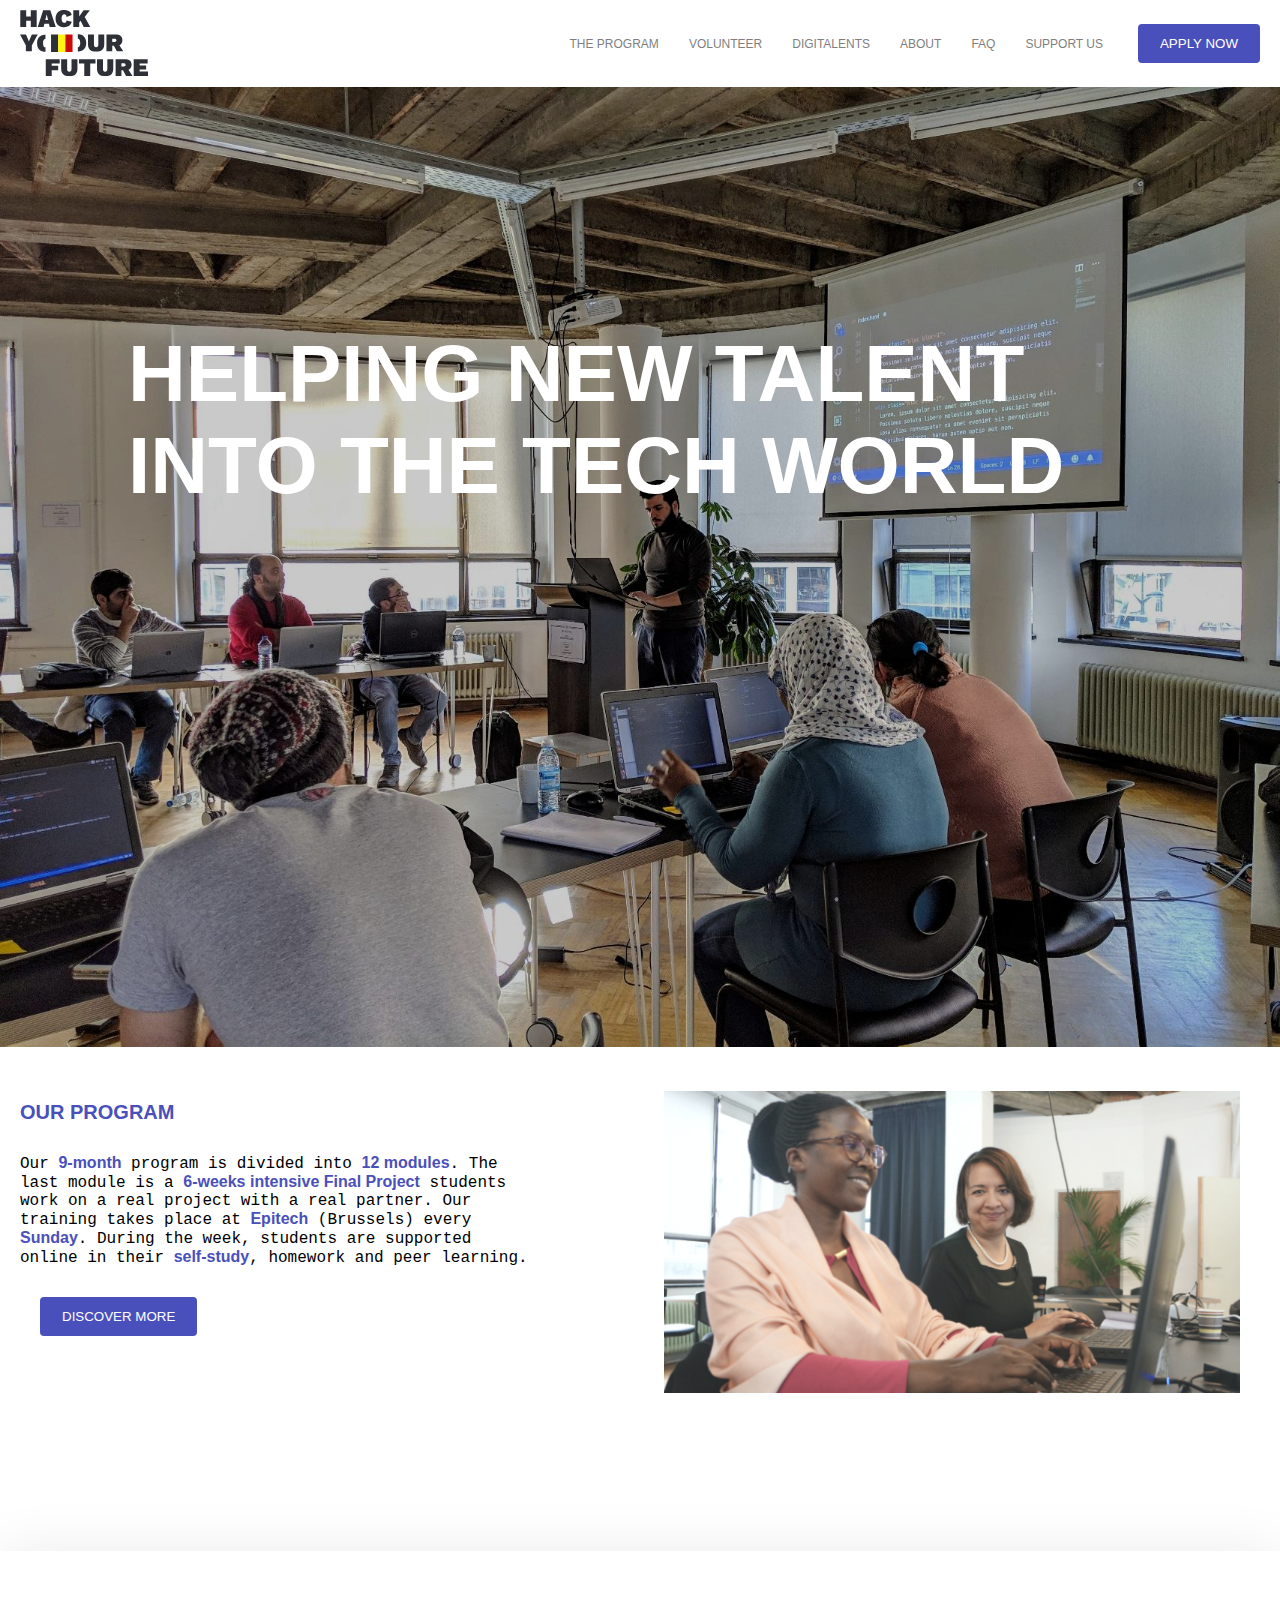
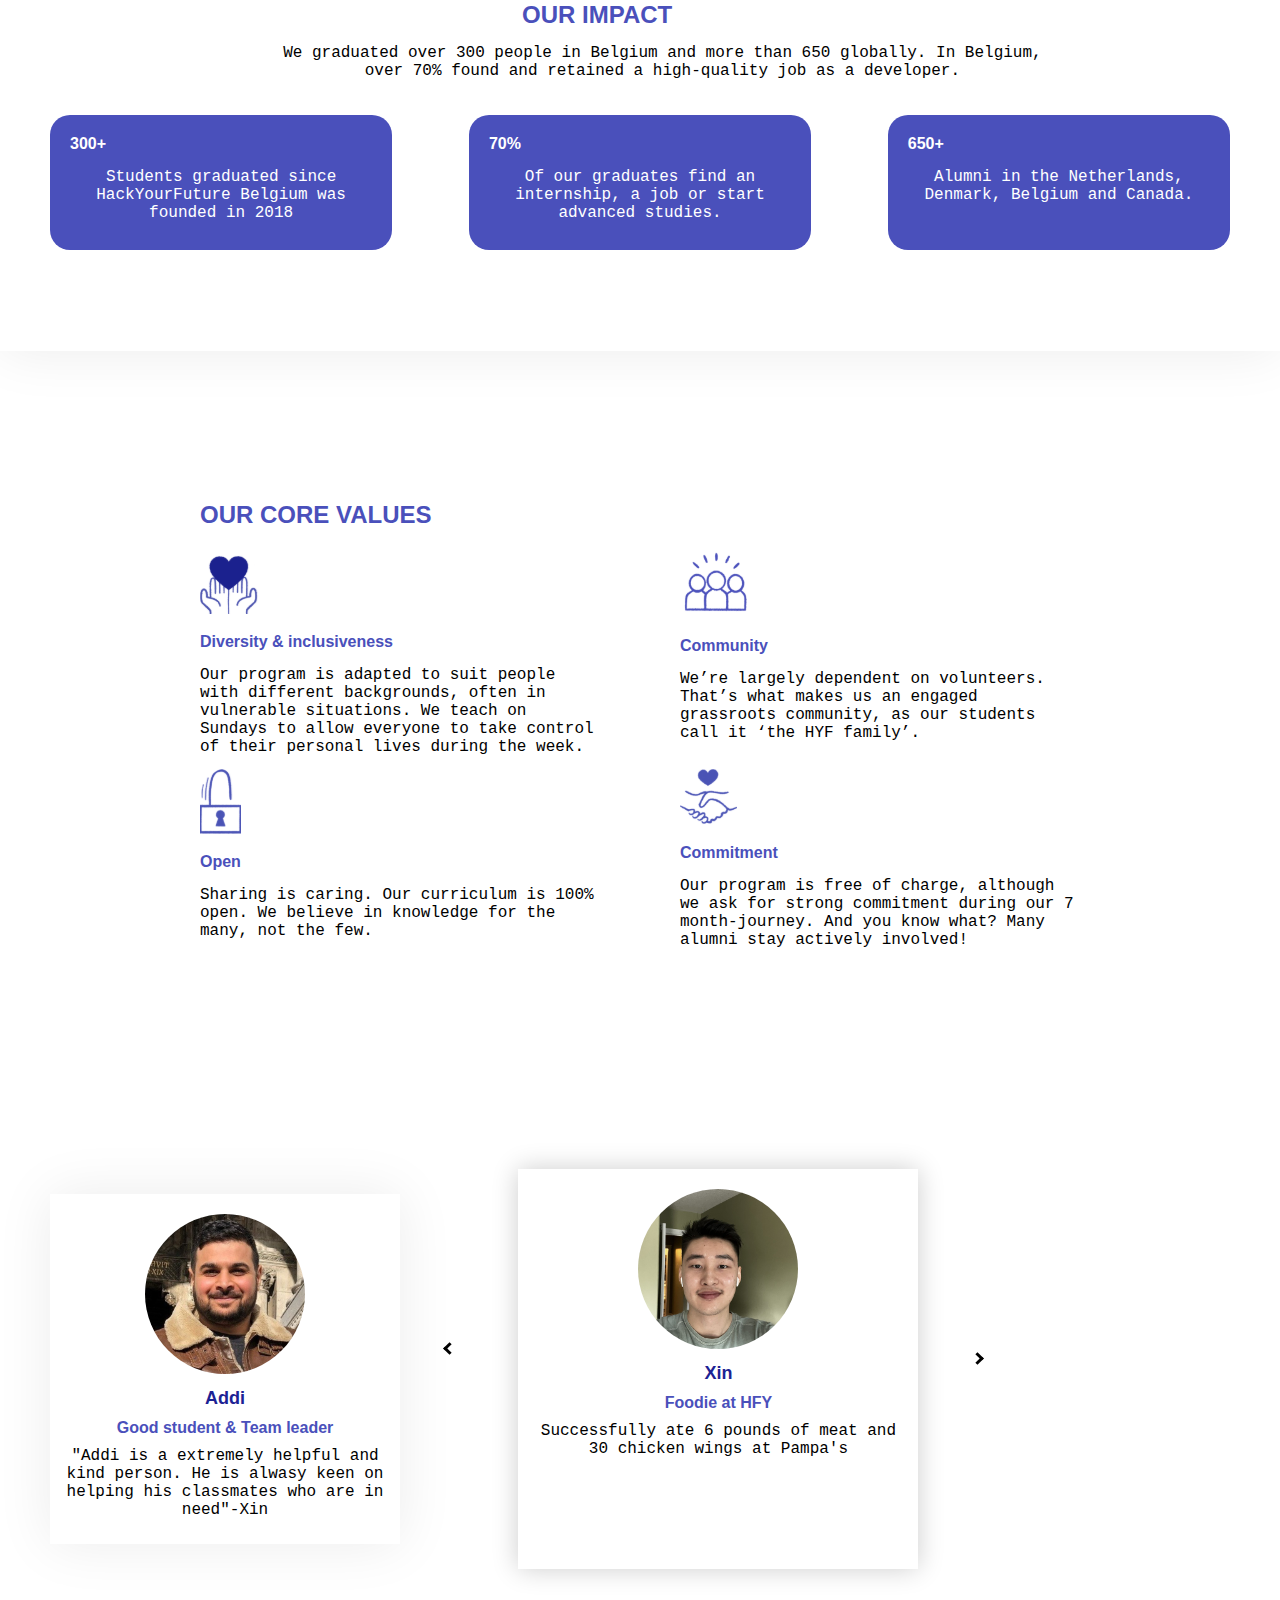
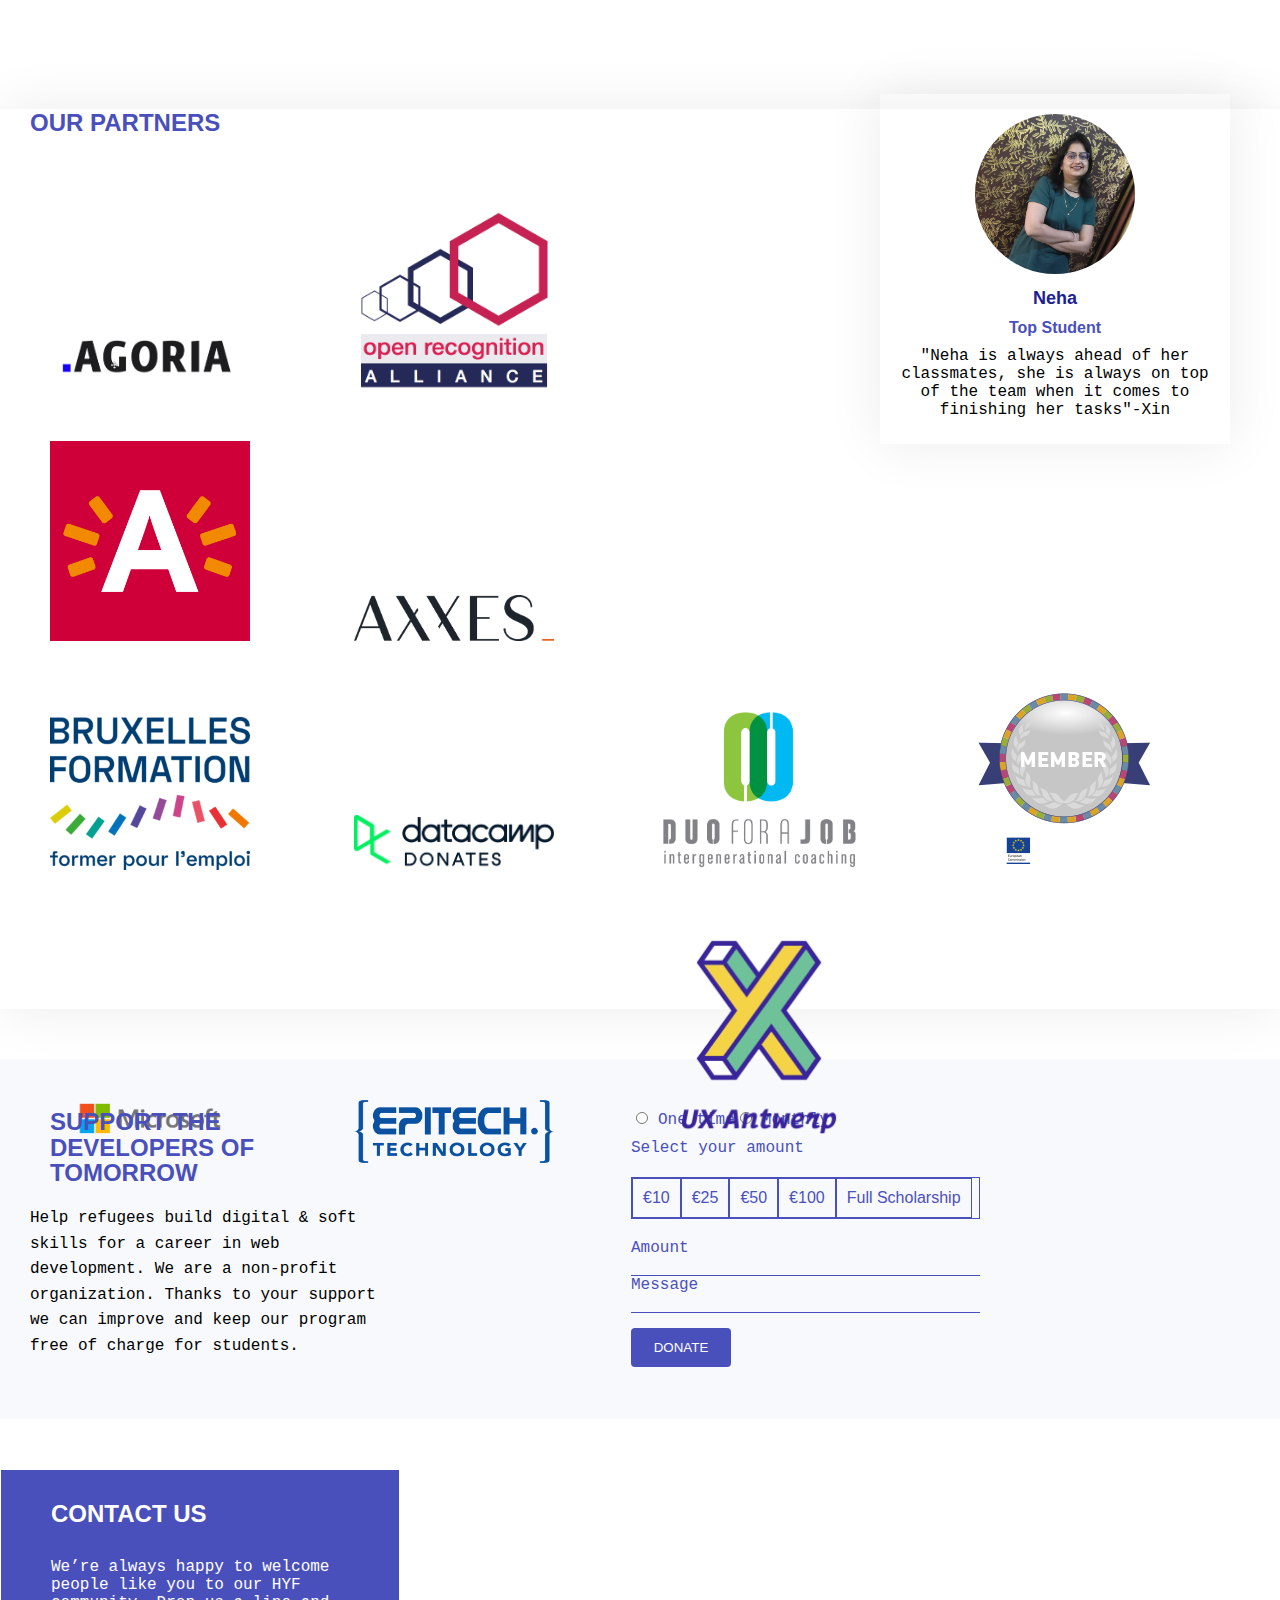
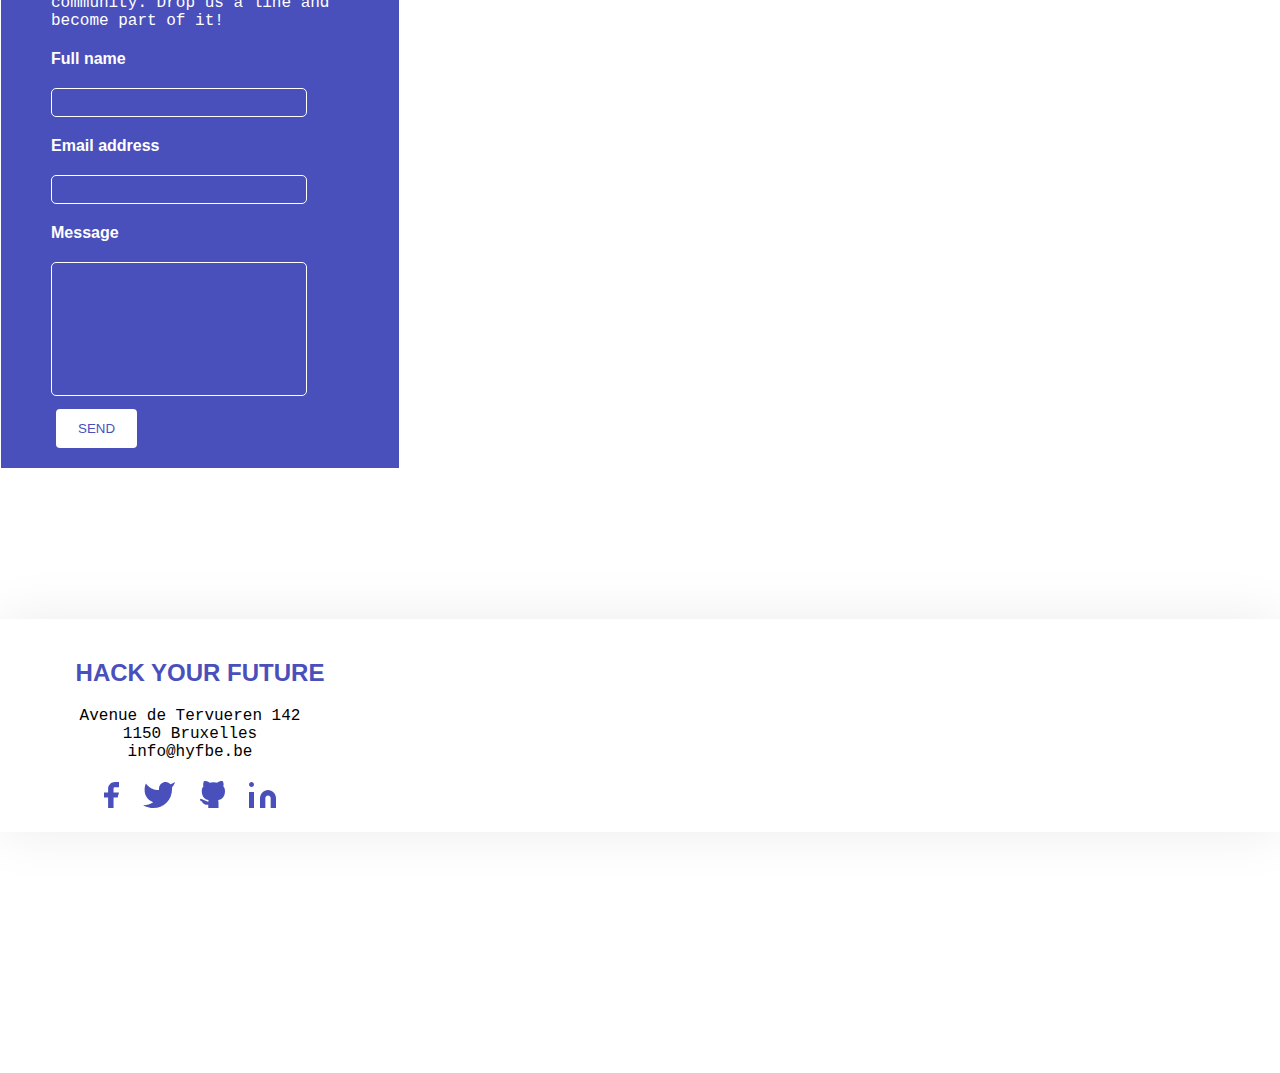
<file: index.html>
<!DOCTYPE html>
<html lang="en">
  <head>
    <!--media query-->
    <meta name="viewport" content="width=device-width, initial-scale=1.0" />
    <meta charset="UTF-8" />
    <link rel="icon" type="image/svg+xml" href="./client/assets/favicon.ico" />
    <meta name="viewport" content="width=device-width, initial-scale=1.0" />
    <title>HackYourFuture</title>

    <!--link to swiper-->
    <link href="./styles/style.css" rel="stylesheet" />
  </head>
  <body>
    <div class="navi">
      <div class="container">
        <img src="image/hyflogo.svg" alt="logo" class="logo" />
        <!--Navigations top right-->
        <nav>
          <ul>
            <li><a href="program.html">THE PROGRAM</a></li>
            <li><a href="pages/volunteer.html">VOLUNTEER</a></li>
            <li><a href="">DIGITALENTS</a></li>
            <li><a href="pages/about.html">ABOUT</a></li>
            <li><a href="#">FAQ</a></li>
            <li><a href="pages/supportus.html">SUPPORT US</a></li>
            <li><button type="button">APPLY NOW</button></li>
          </ul>
        </nav>
      </div>
    </div>
    <!--Picture of a class-->
    <div class="class">
      <h1>HELPING NEW TALENT INTO THE TECH WORLD</h1>
      <img src="image/hyfclass.jpeg" alt="classpic" class="mainpic" />
    </div>

    <!--Introduction-->
    <div class="introduction">
      <div class="introtext">
        <h2>OUR PROGRAM</h2>
        <p>
          Our <b>9-month</b> program is divided into <b>12 modules</b>. The last
          module is a <b>6-weeks intensive Final Project</b> students work on a
          real project with a real partner. Our training takes place at
          <b>Epitech</b> (Brussels) every <b>Sunday</b>. During the week,
          students are supported online in their <b>self-study</b>, homework and
          peer learning.
        </p>
        <!--Styled differently-->
        <button type="button">DISCOVER MORE</button>
      </div>
      <div class="intropic">
        <!--missing box behind-->
        <img src="image/emakina.png" alt="womanatwork" />
      </div>
    </div>

    <!--our impact-->
    <div class="impact">
      <h2 class="ourimpact">OUR IMPACT</h2>
      <p class="impacttext">
        We graduated over 300 people in Belgium and more than 650 globally. In
        Belgium, over 70% found and retained a high-quality job as a developer.
      </p>
      <div class="box1">
        <h2>300+</h2>
        <p>
          Students graduated since HackYourFuture Belgium was founded in 2018
        </p>
      </div>
      <div class="box2">
        <h2>70%</h2>
        <p>
          Of our graduates find an internship, a job or start advanced studies.
        </p>
      </div>
      <div class="box3">
        <h2>650+</h2>
        <p>Alumni in the Netherlands, Denmark, Belgium and Canada.</p>
      </div>
    </div>

    <!--Core values-->
    <div class="corevalue">
      <h2 class="ourvalue">OUR CORE VALUES</h2>
      <div class="community">
        <img src="image/community.svg" alt="community" />
        <h3>Community</h3>
        <p>
          We’re largely dependent on volunteers. That’s what makes us an engaged
          grassroots community, as our students call it ‘the HYF family’.
        </p>
      </div>
      <div class="diversity">
        <img src="image/diversity.svg" alt="diversity" />
        <h3>Diversity &amp; inclusiveness</h3>
        <p>
          Our program is adapted to suit people with different backgrounds,
          often in vulnerable situations. We teach on Sundays to allow everyone
          to take control of their personal lives during the week.
        </p>
      </div>
      <div class="commitment">
        <img src="image/commitment.svg" alt="commitment" />
        <h3>Commitment</h3>
        <p>
          Our program is free of charge, although we ask for strong commitment
          during our 7 month-journey. And you know what? Many alumni stay
          actively involved!
        </p>
      </div>
      <div class="open">
        <img src="image/open.svg" alt="open" />
        <h3>Open</h3>
        <p>
          Sharing is caring. Our curriculum is 100% open. We believe in
          knowledge for the many, not the few.
        </p>
      </div>
    </div>

    <!--Successful Stories-->

    <section class="swiper mySwiper">
      <div class="cardslide">
        <i class="arrow-left"></i>
        <div class="card1">
          <img src="image/addi.jpeg" alt="addi" />
          <h2>Addi</h2>
          <h4>Good student &amp; Team leader</h4>
          <p>
            "Addi is a extremely helpful and kind person. He is alwasy keen on
            helping his classmates who are in need"-Xin
          </p>
        </div>
        <div class="card2">
          <img src="image/xin.jpeg" alt="xin" />
          <h2>Xin</h2>
          <h4>Foodie at HFY</h4>
          <p>
            Successfully ate 6 pounds of meat and 30 chicken wings at Pampa's
          </p>
        </div>
        <i class="arrow-right"></i>
        <div class="card3">
          <img src="image/neha.jpeg" alt="neha" />
          <h2>Neha</h2>
          <h4>Top Student</h4>
          <p>
            "Neha is always ahead of her classmates, she is always on top of the
            team when it comes to finishing her tasks"-Xin
          </p>
        </div>
      </div>
    </section>

    <!--partners-->
    <div class="partner">
      <h2 class="ourpartner">OUR PARTNERS</h2>
      <img src="image/agoria.png" alt="agoria" />
      <img src="image/alliance.png" alt="alliance" />
      <img src="image/antwerp.jpeg" alt="antwerp" />
      <img src="image/axxes.png" alt="axxes" />
      <img src="image/bruxxelles.png" alt="bruxxelles" />
      <img src="image/dcd.png" alt="dcd" />
      <img src="image/duo.png" alt="duo" />
      <img src="image/dsgc.png" alt="dsgc" />
      <img src="image/microsoft.svg" alt="microsoft" />
      <img src="image/epitech.png" alt="epitech" />
      <img src="image/uxa.png" alt="uxa" />
    </div>

    <!--Support page-->
    <div class="support">
      <div class="supporttext">
        <h2>SUPPORT THE DEVELOPERS OF TOMORROW</h2>
        <p>
          Help refugees build digital &amp; soft skills for a career in web
          development. We are a non-profit organization. Thanks to your support
          we can improve and keep our program free of charge for students.
        </p>
      </div>
      <div class="donationbox">
        <div class="checkbox">
          <p><input type="radio" class="checkbox1" name="right" />One time</p>
          <p><input type="radio" class="checkbox2" name="right" />Monthly</p>
        </div>
        <div class="amount">
          <p>Select your amount</p>
          <ul>
            <li>€10</li>
            <li>€25</li>
            <li>€50</li>
            <li>€100</li>
            <li>Full Scholarship</li>
          </ul>

          <!-- flex-direction can only be used on ul
      <span>€10</span>
      <span>€25</span>
      <span>€50</span>
      <span>€100</span> -->

          <p>Amount</p>
          <input type="number" class="inputnumber" />
          <p>Message</p>
          <input type="text" class="inputtext" />
        </div>
        <button class="donatebtn" type="button">DONATE</button>
      </div>
    </div>

    <!--Contact us-->
    <div class="con">
      <div class="contactcontainer">
        <div class="contact">
          <h2>CONTACT US</h2>
          <p>
            We’re always happy to welcome people like you to our HYF community.
            Drop us a line and become part of it!
          </p>
          <h3>Full name</h3>
          <input type="text" class="namebox" />
          <h3>Email address</h3>
          <input type="text" class="emailbox" />
          <h3>Message</h3>
          <input type="text" class="messagebox" />
        </div>
        <div class="sendcontainer">
          <button class="sendbtn" type="submit">SEND</button>
        </div>
      </div>
      <div class="mapcontainer">
        <iframe
          title="location"
          class="googlemap"
          src="https://www.google.com/maps/embed?pb=!1m18!1m12!1m3!1d10078.48305528966!2d4.399821109854791!3d50.83818807855176!2m3!1f0!2f0!3f0!3m2!1i1024!2i768!4f13.1!3m3!1m2!1s0x47c3c37ea50a7025%3A0x7a9d446d3af6d968!2sEpitech%20Bruxelles!5e0!3m2!1sen!2sbe!4v1682274940676!5m2!1sen!2sbe"
          width="600"
          height="450"
          allowfullscreen=""
          loading="lazy"
          referrerpolicy="no-referrer-when-downgrade"
        ></iframe>
      </div>
    </div>

    <!--Social Links-->
    <footer class="socials">
      <h2>HACK YOUR FUTURE</h2>
      <p>
        Avenue de Tervueren 142<br />
        1150 Bruxelles<br />
        info@hyfbe.be
      </p>
      <img src="image/facebook.svg" alt="facebook" />
      <img src="image/twitter.svg" alt="twitter" />
      <img src="image/github.svg" alt="github" />
      <img src="image/linkdin.svg" alt="linkdin" />
    </footer>
  </body>
</html>
</file>
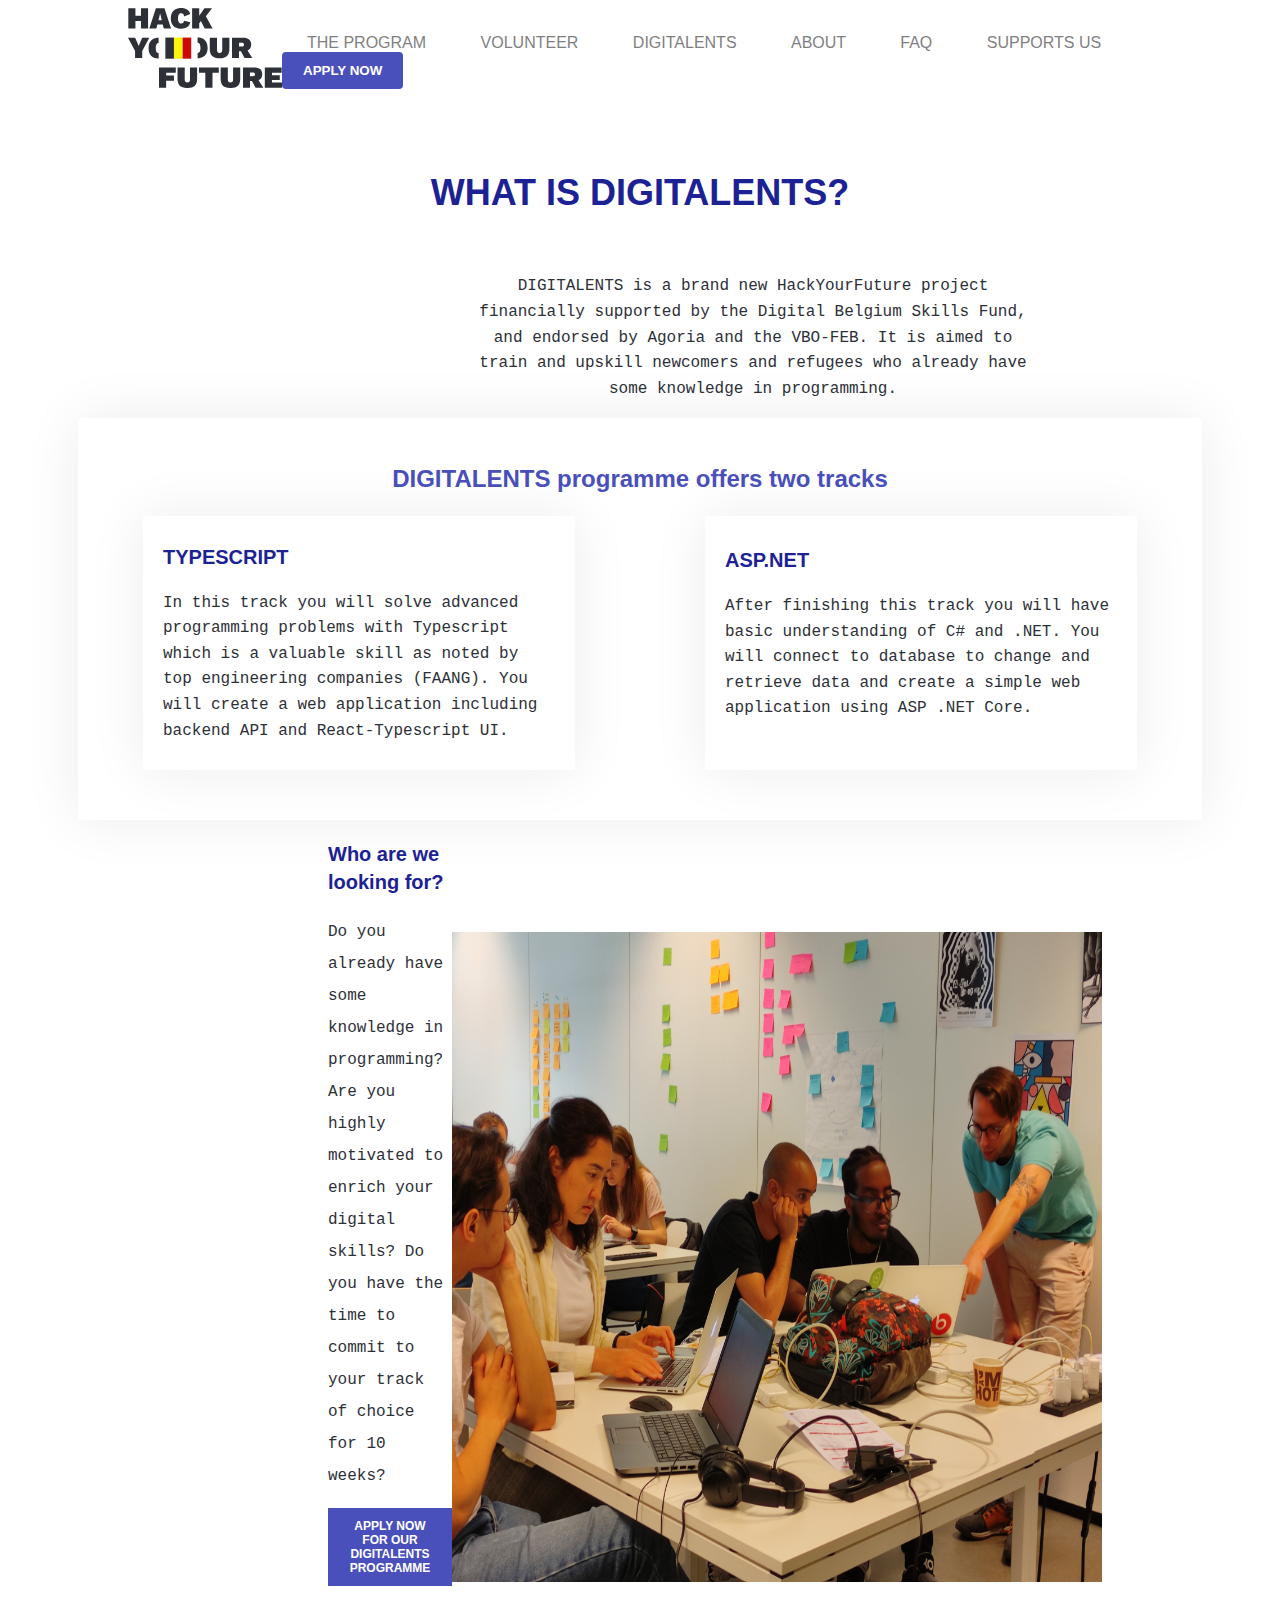
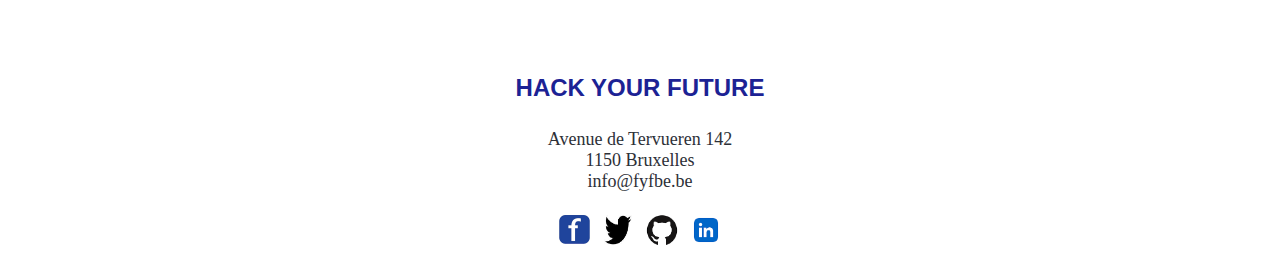
<file: pages/digital.html>
<!DOCTYPE html>
<html lang="en">
  <head>
    <meta charset="UTF-8" />
    <meta http-equiv="X-UA-Compatible" content="IE=edge" />
    <meta name="viewport" content="width=device-width, initial-scale=1.0" />
    <title>Hack your future Belgium</title>
    <link rel="stylesheet" href="../styles/Digitalents.css" />
  </head>
  <body class="container">
    <div class="header">
      <img
        src="../public/hackyourfuturelogo.svg"
        alt="logo"
        class="header-logo"
      />

      <div class="headerlinks">
        <a href="" class="links"> <span>The program</span> </a>
        <a href="" class="links">
          <span>Volunteer</span>
        </a>
        <a href="" class="links">
          <span>Digitalents</span>
        </a>
        <a href="" class="links">
          <span>About</span>
        </a>
        <a href="" class="links">
          <span>Faq</span>
        </a>
        <a href="" class="links">
          <span>Supports us</span>
        </a>
        <button type="button" class="b-t-n">Apply now</button>
      </div>
    </div>

    <div class="info">
      <h5 class="Digital">what is digitalents?</h5>
      <p class="para">
        DIGITALENTS is a brand new HackYourFuture project financially supported
        by the Digital Belgium Skills Fund, and endorsed by Agoria and the
        VBO-FEB. It is aimed to train and upskill newcomers and refugees who
        already have some knowledge in programming.
      </p>
    </div>

    <div class="contents">
      <h3 class="brussia">DIGITALENTS programme offers two tracks</h3>
      <div class="info3">
        <div class="info2">
          <h2 class="text2">TYPESCRIPT</h2>
          <p class="para3">
            In this track you will solve advanced programming problems with
            Typescript which is a valuable skill as noted by top engineering
            companies (FAANG). You will create a web application including
            backend API and React-Typescript UI.
          </p>
        </div>

        <div class="info2">
          <h3 class="text2">ASP.NET</h3>
          <p class="para3">
            After finishing this track you will have basic understanding of C#
            and .NET. You will connect to database to change and retrieve data
            and create a simple web application using ASP .NET Core.
          </p>
        </div>
      </div>
    </div>
    <div class="format">
      <div>
        <h3 class="camel">Who are we looking for?</h3>
        <p class="kamel">
          Do you already have some knowledge in programming?Are you highly
          motivated to enrich your digital skills? Do you have the time to
          commit to your track of choice for 10 weeks?
        </p>

        <div>
          <button type="button" class="showcase">
            Apply now for our digitalents programme
          </button>
        </div>
      </div>

      <div>
        <img src="..//public/digitalents.jpg" alt="image" class="img1" />
      </div>
    </div>

    <!--footer part-->

    <div class="footer-part">
      <h3 class="footer">Hack your future</h3>
      <p class="footer-1">
        Avenue de Tervueren 142 <br />
        1150 Bruxelles <br />
        info@fyfbe.be
      </p>
    </div>
    <div class="social">
      <a href="https://www.facebook.com/"
        ><img src="../public/facebook.png" alt="facebook" class="social-links"
      /></a>

      <a href="https://twitter.com"
        ><img src="../public/twitter.jpg" alt="twitter" class="social-links"
      /></a>

      <a href="https://github.com/"
        ><img src="../public/github.png" alt="github" class="social-links"
      /></a>

      <a href="https://be.linkedin.com/"
        ><img src="../public/linkedin.png" alt="linkedin" class="social-links"
      /></a>
    </div>
  </body>
</html>
</file>
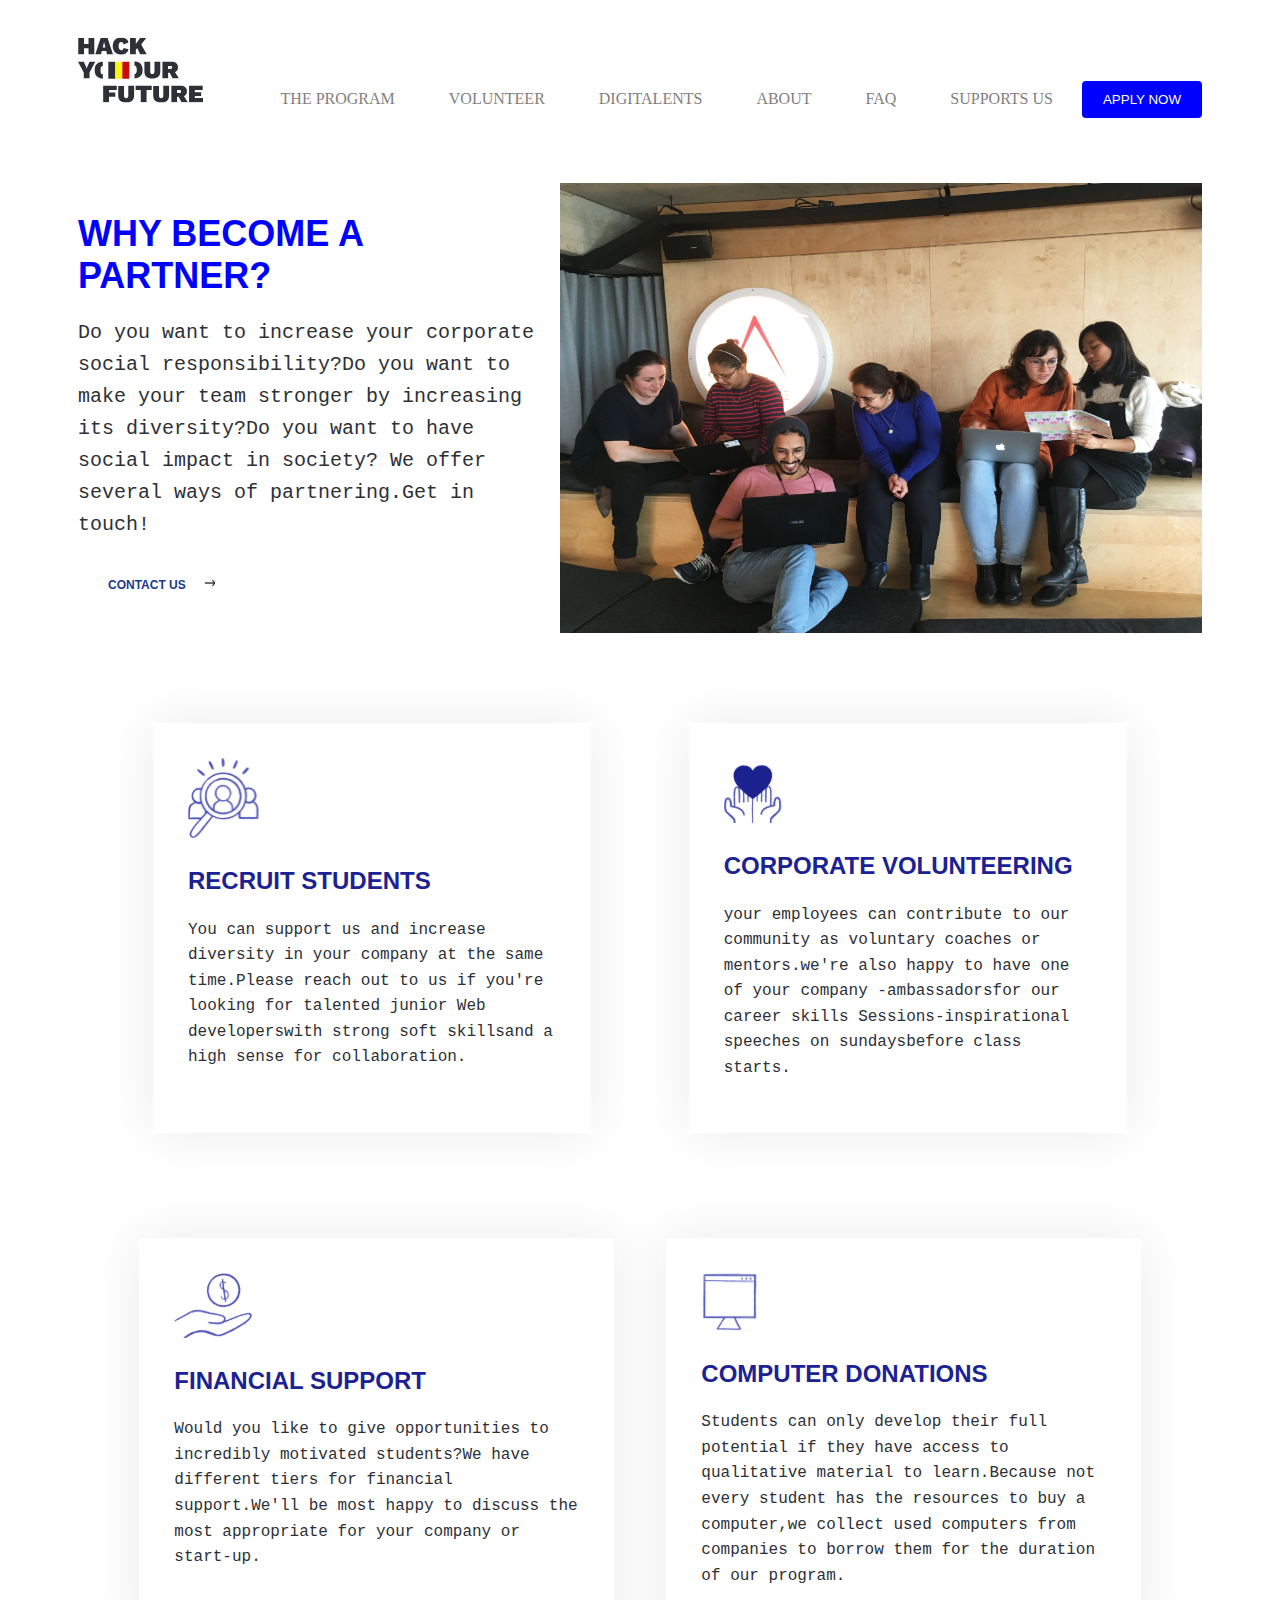
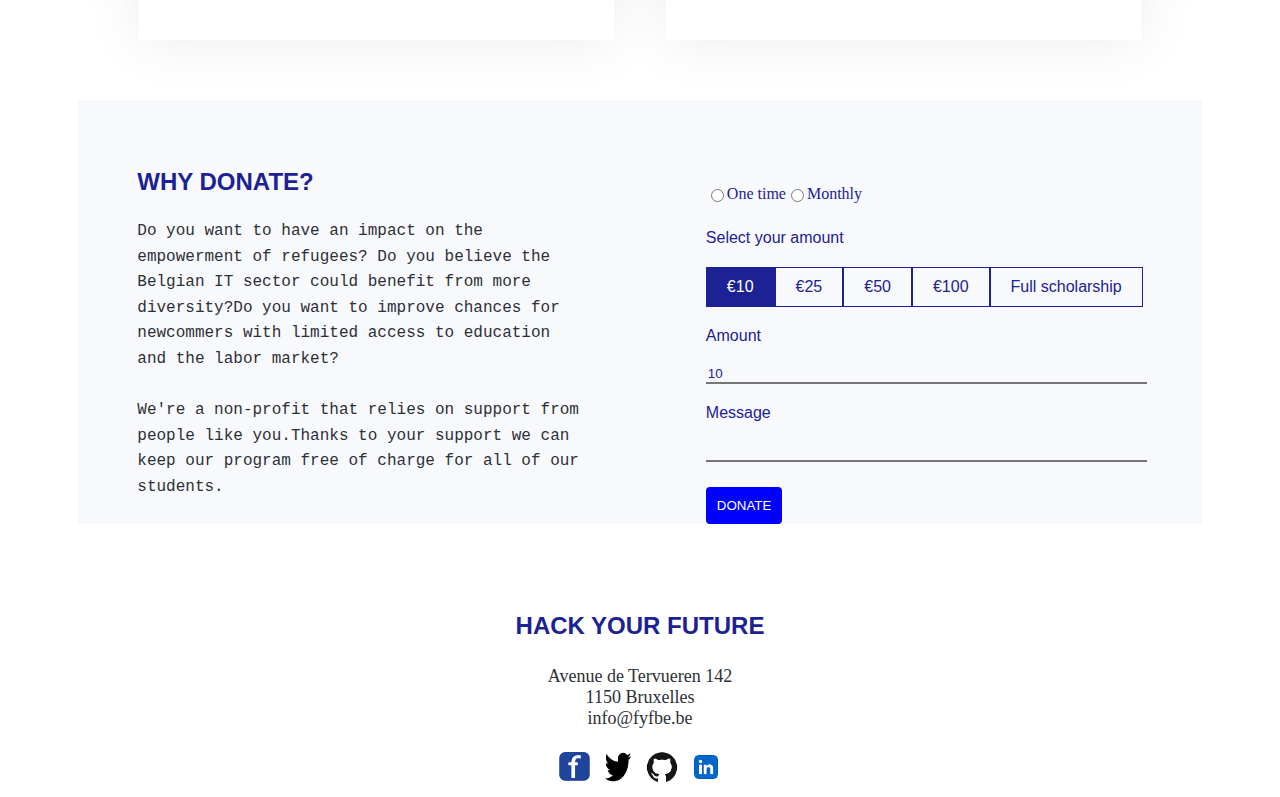
<file: pages/supportus.html>
<!DOCTYPE html>
<html lang="en">
  <head>
    <meta charset="UTF-8" />
    <meta http-equiv="X-UA-Compatible" content="IE=edge" />
    <meta name="viewport" content="width:device-width, initial-scale=1.0" />
    <title>Hack your future Belgium</title>
    <link rel="stylesheet" href="../styles/supportus.css" />
  </head>

  <!--Header part-->
  <body>
    <div class="bodycontainer">
      <div class="header">
        <img
          src="../public/hackyourfuturelogo.svg"
          alt="logo"
          class="header-logo"
        />
        <div>
          <a href="" class="links"> <span>The program</span> </a>
          <a href="./volunteer.html" class="links">
            <span>Volunteer</span>
          </a>
          <a href="" class="links">
            <span>Digitalents</span>
          </a>
          <a href="" class="links">
            <span>About</span>
          </a>
          <a href="" class="links">
            <span>Faq</span>
          </a>
          <a href="./supportus.html" class="links">
            <span>Supports us</span>
          </a>
          <button type="button" class="b-t-n">Apply now</button>
        </div>
      </div>

      <!--partner section-->

      <div class="pic">
        <div>
          <h2 class="heading">why become a partner?</h2>
          <p class="paragraph">
            Do you want to increase your corporate social responsibility?Do you
            want to make your team stronger by increasing its diversity?Do you
            want to have social impact in society? We offer several ways of
            partnering.Get in touch!
          </p>
          <div class="link">
            <button type="button" class="info">Contact Us</button>
            <img src="../public/arrow-right.png" alt="image" class="right" />
          </div>
        </div>
        <img src="../public/teamwork.jpg" alt="teamwork" class="Team" />
      </div>

      <!--Data information-->

      <div class="content">
        <div class="container-grid">
          <div class="img">
            <img src="../public/zoom-9a.svg" alt="image" class="z-9864" />
            <h2 class="react">Recruit students</h2>
            <p class="data">
              You can support us and increase diversity in your company at the
              same time.Please reach out to us if you're looking for talented
              junior Web developerswith strong soft skillsand a high sense for
              collaboration.
            </p>
          </div>
          <div class="img">
            <img
              src="../public/diversity-inclusiveness.svg"
              alt="image"
              class="z-9864"
            />
            <h2 class="react">corporate volunteering</h2>
            <p class="data">
              your employees can contribute to our community as voluntary
              coaches or mentors.we're also happy to have one of your company
              -ambassadorsfor our career skills Sessions-inspirational speeches
              on sundaysbefore class starts.
            </p>
          </div>
        </div>

        <div class="container-grid2">
          <div class="img">
            <img src="../public/hand-406.svg" alt="image" class="z-9864" />
            <h2 class="react">financial support</h2>
            <p class="data">
              Would you like to give opportunities to incredibly motivated
              students?We have different tiers for financial support.We'll be
              most happy to discuss the most appropriate for your company or
              start-up.
            </p>
          </div>

          <div class="img">
            <img src="../public/screen-2d.svg" alt="image" class="z-9864" />
            <h2 class="react">computer donations</h2>
            <p class="data">
              Students can only develop their full potential if they have access
              to qualitative material to learn.Because not every student has the
              resources to buy a computer,we collect used computers from
              companies to borrow them for the duration of our program.
            </p>
          </div>
        </div>
      </div>

      <!--Donner-->

      <div class="donation-part">
        <div class="Donner">
          <h2 class="donation">Why donate?</h2>
          <p class="paragraph-1">
            Do you want to have an impact on the empowerment of refugees? Do you
            believe the Belgian IT sector could benefit from more diversity?Do
            you want to improve chances for newcommers with limited access to
            education and the labor market?
            <br />
            <br />
            We're a non-profit that relies on support from people like
            you.Thanks to your support we can keep our program free of charge
            for all of our students.
          </p>
        </div>

        <!--donnation info-->

        <div class="flexbox">
          <div class="flow">
            <input type="radio" name="support" class="button" />
            <p class="brussia">One time</p>

            <input type="radio" name="support" class="button" />
            <p class="brussia">Monthly</p>
          </div>
          <div>
            <h3 class="amountinfo">Select your amount</h3>
            <ul class="amount-box">
              <li class="amount-1">€10</li>
              <li class="amount">€25</li>
              <li class="amount">€50</li>
              <li class="amount">€100</li>
              <li class="amount">Full scholarship</li>
            </ul>
            <h3 class="gdbh4">Amount</h3>
            <input type="number" value="10" class="value2" />
            <h3 class="gdbh4">Message</h3>
            <input type="text" value="  " class="value2" />
          </div>

          <button type="button" class="don-3">Donate</button>
        </div>
      </div>
    </div>

    <!--footer part-->
    <div class="footer-part">
      <h3 class="footer">Hack your future</h3>
      <p class="footer-1">
        Avenue de Tervueren 142 <br />
        1150 Bruxelles <br />
        info@fyfbe.be
      </p>
    </div>

    <!--social links-->

    <div class="social">
      <a href="https://www.facebook.com/"
        ><img src="../public/facebook.png" alt="facebook" class="social-links"
      /></a>

      <a href="https://twitter.com"
        ><img src="../public/twitter.jpg" alt="twitter" class="social-links"
      /></a>

      <a href="https://github.com/"
        ><img src="../public/github.png" alt="github" class="social-links"
      /></a>

      <a href="https://be.linkedin.com/"
        ><img src="../public/linkedin.png" alt="linkedin" class="social-links"
      /></a>
    </div>
  </body>
</html>
</file>
<file: styles/style.css>
body {
  background-color: white;
}

/* font rule */

a,
abbr,
acronym,
address,
applet,
article,
aside,
audio,
b,
big,
blockquote,
body,
canvas,
caption,
center,
cite,
code,
dd,
del,
details,
dfn,
div,
dl,
dt,
em,
embed,
fieldset,
figcaption,
figure,
footer,
form,
h1,
h2,
h3,
h4,
h5,
h6,
header,
hgroup,
html,
i,
iframe,
img,
ins,
kbd,
label,
legend,
li,
mark,
menu,
nav,
object,
ol,
output,
p,
pre,
q,
ruby,
s,
samp,
section,
small,
span,
strike,
strong,
sub,
summary,
sup,
table,
tbody,
td,
tfoot,
th,
thead,
time,
tr,
tt,
u,
ul,
var,
video {
  border: 0;

  /* ? */

  box-sizing: border-box;
  font-family: sans-serif;
  font-size: 100%;
  font-style: normal;
  margin: 0;
  padding: 0;
  text-decoration: none;
  vertical-align: baseline;
}

.logo {
  width: 10%;
  height: 10%;
  margin: 10px 20px;
}

/* navigations */
.container {
  max-width: 100%;
  display: flex;
  justify-content: space-between;
  background-color: white;
  overflow: auto;
}

.navi a {
  text-decoration: none;
  color: rgb(127, 127, 127);
  padding: 10px;
  margin: 0 5px;
}

.navi a:hover {
  color: black;
  border-bottom: 5px #4a50bb solid;
}

.navi ul {
  font-size: 12px;
  list-style-type: none;
  display: flex;
  align-items: center;
  justify-content: center;
  height: 100%;
}

button {
  color: white;
  padding: 10px 20px;
  background-color: #4a50bb;
  border-radius: 4px;
  border-color: transparent;
  margin: 10px 20px;
}

/* End of navigation and logo */

/* picture and text */

.class {
  width: 100%;
  position: relative;
}

.class h1 {
  color: white;
  font-size: 500%;
  z-index: 1;
  position: absolute;
  max-width: 1000px;
  top: 25%;
  left: 10%;
  justify-content: center;
  align-items: center;
}

/* needs to be smaller */
.mainpic {
  width: 100%;
  filter: brightness(80%);
}

/* end of main picture */

/* Introduction */

.introduction {
  width: 100%;
  height: 500px;
}

.introtext {
  margin: 50px 20px;
  width: 40%;
  height: 40%;
  float: left;
}

.introtext h2 {
  font-size: 20px;
  color: #4a50bb;
  margin: 0 0 30px 0;
}

.introtext p {
  font: 16px;
  font-family: "Space Mono", monospace;
  margin: 0 0 20px 0;
}

.introtext b {
  color: #4a50bb;
}

.intropic img {
  width: 45%;
  float: right;
  margin: 40px 40px;
}

.impact {
  width: 100%;
  height: 400px;

  /* seperate parts */
  box-shadow: rgba(0, 0, 0, 0.08) 0 0 53px;
  padding: 50px;
  margin-bottom: 50px;

  /* fixed third box float outside 1 */
  text-align: center;
}

.ourimpact {
  color: #4a50bb;
  font: monospace;
  margin-left: 40%;
  font-size: 24px;
}

.impacttext {
  text-align: center;
  max-width: 800px;
  margin-left: 18%;
  margin-top: 20px;
  font-family: "Space Mono", monospace;
}

.impact p {
  text-align: center;
  font-family: "Space Mono", monospace;
  margin-top: 15px;
  margin-bottom: 15px;
}

.impact h2 {
  text-align: left;
}

.box1 {
  width: 29%;
  height: 45%;
  background-color: #4a50bb;
  float: left;
  padding: 20px;
  margin: 20px 0;
  color: white;
  border-radius: 20px;
}

.box2 {
  width: 29%;
  height: 45%;
  background-color: #4a50bb;
  margin: 20px auto;
  padding: 20px;

  /* fix third box float outside 2 */
  display: inline-block;
  color: white;
  border-radius: 20px;
}

.box3 {
  width: 29%;
  height: 45%;
  background-color: #4a50bb;
  padding: 20px;
  margin: 20px auto;
  float: right;
  color: white;
  border-radius: 20px;
}

/* corevalue */
.corevalue {
  padding: 100px 200px;
}

.corevalue h3 {
  color: #4a50bb;
  margin: 15px 0;
}

.corevalue p {
  font-family: "Space Mono", monospace;
}

.ourvalue {
  color: #4a50bb;
  font: monospace;
  font-size: 24px;
}

.community {
  width: 400px;
  height: 200px;

  /* it is like a pile of boxes when you float divs */
  float: right;
  margin: 20px 0;
}

.diversity {
  width: 400px;
  height: 200px;
  margin: 20px 0;
}

.commitment {
  width: 400px;
  height: 200px;

  /* it is like a pile of boxes when you float divs,when you float the one above the following one will be pushed up */
  float: right;
}

.open {
  width: 400px;
  height: 200px;
}

/* successful story */
.cardslide {
  width: 100%;
  height: 600px;
  background-color: white;
}

.cardslide h2 {
  font: monospace;
  color: rgb(28, 34, 148);
  font-size: 18px;
  margin: 10px 0;
}

.cardslide h4 {
  color: #4a50bb;
  margin-bottom: 10px;
}

.cardslide p {
  font-family: "Space Mono", monospace;
}

.card1 img {
  width: 10em;
  height: 10em;
  border-radius: 50%;
}

.card2 img {
  width: 10em;
  height: 10em;
  border-radius: 50%;
}

.card3 img {
  width: 10em;
  height: 10em;
  border-radius: 50%;
}

.card1 {
  height: 350px;
  width: 350px;
  box-shadow: rgba(0, 0, 0, 0.08) 0 0 53px;
  padding: 20px 10px 0 10px;
  text-align: center;
  float: left;
  margin: 125px 20px 0 50px;
}

.card2 {
  height: 400px;
  width: 400px;
  box-shadow: rgba(0, 0, 0, 0.2) 0 0 25px;
  padding: 20px 10px 0 10px;
  text-align: center;
  display: inline-block;
  margin: 100px 0 0 60px;
}

.card3 {
  height: 350px;
  width: 350px;
  box-shadow: rgba(0, 0, 0, 0.08) 0 0 53px;
  padding: 20px 10px 0 10px;
  text-align: center;
  float: right;
  margin: 125px 50px 0 0;
}

/* arrows */
.arrow-right {
  border: solid black;
  border-width: 0 3px 3px 0;
  display: inline-block;
  padding: 3px;
  transform: rotate(-45deg);
  -webkit-transform: rotate(-45deg);
  cursor: pointer;
  margin: 10px 0 90px 50px;
}

.arrow-left {
  border: solid black;
  border-width: 0 3px 3px 0;
  display: inline-block;
  padding: 3px;
  transform: rotate(135deg);
  -webkit-transform: rotate(135deg);
  cursor: pointer;
  margin: 0 0 100px 25px;
}

/* arrows end */

/* partner */
.partner {
  width: 100%;
  height: 900px;
  box-shadow: rgba(0, 0, 0, 0.08) 0 0 53px;
}

.ourpartner {
  margin: 40px 30px;
  color: #4a50bb;
  font: monospace;
  font-size: 24px;
}

.partner img {
  margin: 20px 50px;
  width: 200px;
}

/* Support */
.support {
  margin: 50px 0;
  background-color: rgb(248, 249, 252);
}

.support h2 {
  margin: 20px 20px;
  color: #4a50bb;
  font: monospace;
  font-size: 24px;
}

.support p {
  font-family: "Space Mono", monospace;
}

.supporttext {
  line-height: 160%;
  padding-right: 150px;
  margin: 30px;
  width: 40%;
  height: 300px;
  display: inline-block;
}

.donationbox {
  float: right;
  margin: 50px 300px 50px 50px;
  display: flex;
  flex-direction: column;
}

.checkbox {
  /* puttting two checkbox in a row */
  display: flex;
  flex-direction: row;
}

.checkbox1 {
  height: 12px;
  width: 12px;
  border-radius: 50%;
  margin-right: 10px;
}

.checkbox2 {
  height: 12px;
  width: 12px;
  border: 1px solid #4a50bb;
  border-radius: 50%;
  margin-right: 10px;
}

.donationbox p {
  color: #4a50bb;
}

.checkbox p {
  color: #4a50bb;
}

.amount {
  margin-top: 10px;
}

.amount ul {
  border: solid #4a50bb 1px;
  width: auto;
  display: flex;
  flex-direction: row;
  margin: 20px 0 20px 0;
  color: #4a50bb;
}

.amount li {
  border: solid 1px #4a50bb;
  list-style: none;
  padding: 10px;
  color: #4a50bb;
}

.amount li:hover {
  background-color: #4a50bb;
  color: white;
}

.inputnumber {
  width: 345px;
  border-top: none;
  border-left: none;
  border-right: none;
  border-bottom: 1px #4a50bb solid;
  outline: none;
  background-color: rgb(248, 249, 252);
}

.inputtext {
  width: 345px;
  border-top: none;
  border-left: none;
  border-right: none;
  border-bottom: 1px #4a50bb solid;
  outline: none;
  background-color: rgb(248, 249, 252);
}

.donatebtn {
  width: 100px;
  margin: 15px 0 0 0;
}

/* contact */
.con {
  width: 100%;
  height: 700px;
}

.contact {
  width: 400px;
  height: 530px;
  padding-left: 20px;
  background-color: #4a50bb;

  /* ? can not get rid of the border */
  border: 1px solid white;
  border-bottom: none;
}

.contactcontainer {
  float: left;
}

.contact h2 {
  margin: 30px;
  color: white;
  font: monospace;
  font-size: 24px;
}

.contact p {
  max-width: 300px;
  color: white;
  font-family: "Space Mono", monospace;
  margin-left: 30px;
}

.contact h3 {
  color: white;
  margin: 20px 30px;
}

.namebox {
  width: 250px;
  height: 25px;
  background-color: #4a50bb;
  border: white 1px solid;
  border-radius: 5px;
  margin-left: 30px;
}

.emailbox {
  width: 250px;
  height: 25px;
  background-color: #4a50bb;
  border: white 1px solid;
  border-radius: 5px;
  margin-left: 30px;
}

.messagebox {
  width: 250px;
  height: 130px;
  background-color: #4a50bb;
  border: white 1px solid;
  border-radius: 5px;
  margin-left: 30px;
}

.sendcontainer {
  width: 400px;
  height: 70px;
  background-color: #4a50bb;
  border: 1px white solid;
  border-top: none;
  margin-right: 0 auto;
}

.sendbtn {
  background-color: white;
  color: #4a50bb;
  margin-left: 55px;
}

.mapcontainer {
  float: right;
}

.googlemap {
  width: 900px;
  height: 600px;
}

/* social links */

.socials {
  text-align: center;
  margin-top: 50px;
  box-shadow: rgba(0, 0, 0, 0.08) 0 0 53px;
  padding-top: 20px;
}

.socials h2 {
  margin: 20px 20px;
  color: #4a50bb;
  font: monospace;
  font-size: 24px;
}

.socials p {
  font-family: "Space Mono", monospace;
}

.socials img {
  margin: 20px 10px;
}

@media screen and (max-width: 850px) {
  .class h1 {
    font-size: 48px;
  }

  .container {
    width: 100%;
    height: 300px;
  }

  .navi ul {
    height: 200px;
    flex-direction: column;
    text-align: center;
    margin: 40px 0 0 250px;
  }

  .navi li {
    margin-bottom: 10px;
  }

  .navi a {
    font-size: 20px;
  }

  .navi a:hover {
    border-bottom: none;
  }

  .logo {
    display: none;
  }

  .partner img {
    display: none;
  }
}
</file>
<file: styles/Digitalents.css>
.header {
  justify-content: space-between;
  display: flex;
  align-items: flex-end;
  padding-left: 50px;
  padding-right: 50px;
}

.links {
  text-decoration: none;
  text-transform: uppercase;
  margin: 25px;
  position: relative;
  color: rgb(127, 127, 127);
  font-family: "Work Sans", sans-serif;
}

.links:hover {
  text-decoration: underline;
  text-underline-offset: 15px;
  text-decoration-color: var(--paraBg);
}

.b-t-n {
  background-color: rgb(74, 80, 187);
  text-transform: uppercase;
  color: white;
  padding: 10px 20px;
  font-family: "Work Sans", sans-serif;
  font-weight: 600;
  box-sizing: border-box;
  cursor: pointer;
  border-radius: 4px;
  border: 1px solid transparent;
}

.Digital {
  font-size: 36px;
  line-height: 120%;
  font-weight: 700;
  text-transform: uppercase;
  font-family: "Work Sans", sans-serif;
  max-width: none;
  padding-top: 22px;
  color: rgb(28, 34, 148);
  text-align: center;
}

.para {
  color: rgb(45, 48, 55);
  text-align: center;
  line-height: 160%;
  font-size: 16px;
  font-family: "Space Mono", monospace;
  max-width: 550px;
  padding-left: 400px;
}

.intro {
  text-align: center;
}

.brussia {
  font-size: 24px;
  line-height: 140%;
  margin-bottom: 20px;
  text-transform: none;
  font-family: "Work Sans", sans-serif;
  font-weight: 700;
  color: rgb(74, 80, 187);
  text-align: center;
  max-width: none;
}

.text2 {
  font-size: 20px;
  font-family: "Work Sans", sans-serif;
  font-weight: 700;
  color: rgb(28, 34, 148);
  text-align: left;
  line-height: 140%;
  margin-bottom: 20px;
  text-transform: uppercase;
}

.para3 {
  color: rgb(45, 48, 55);
  font-family: "Space Mono", monospace;
  text-align: left;
  max-width: none;
  line-height: 160%;
  font-size: 16px;
  font-weight: 300;
}

.img1 {
  width: 650px;
  height: 650px;
  margin-top: 50px;
}

.info2 {
  padding: 10px 20px;
  width: 45%;
  box-shadow: rgba(0, 0, 0, 0.08) 0 0 53px;
  margin-bottom: 50px;
  margin-left: 65px;
  margin-right: 65px;
}

.info3 {
  display: flex;
}

.contents {
  box-shadow: rgba(0, 0, 0, 0.08) 0 0 53px;
  padding-top: 20px;
}

.kamel {
  color: rgb(45, 48, 55);
  text-align: left;
  font-weight: 300;
  max-width: 350px;
  line-height: 2;
  font-family: "Space Mono", monospace;
  border: 0;
  box-sizing: border-box;
  font-size: 16px;
}

.camel {
  font-size: 20px;
  line-height: 140%;
  margin-bottom: 20px;
  text-transform: none;
  font-family: "Work Sans", sans-serif;
  font-weight: 700;
  color: rgb(28, 34, 148);
  text-align: left;
}

.showcase {
  color: white;
  background-color: rgb(74, 80, 187);
  box-sizing: border-box;
  font-size: 12px;
  padding: 10px 20px;
  text-transform: uppercase;
  text-decoration: none;
  font-family: "Work Sans", sans-serif;
  font-weight: 600;
  border: 1px solid transparent;
}

.footer {
  font-size: 24px;
  line-height: 140%;
  font-weight: 700;
  color: rgb(28, 34, 148);
  text-transform: uppercase;
  font-family: "Work Sans", sans-serif;
  max-width: none;
  text-align: center;
  margin-top: 85px;
}

.footer-1 {
  color: rgb(45, 48, 55);
  text-align: center;
  font-size: 18px;
  font-weight: 300;
}

.social-links {
  height: 40px;
  width: 40px;
}

.footer-part {
  align-items: center;
}

.social {
  align-items: center;
  text-align: center;
}

.format {
  display: flex;
  align-items: flex-end;
  padding-left: 250px;
  padding-right: 100px;
  margin-bottom: 50px;
}

.container {
  padding-left: 70px;
  padding-right: 70px;
}
</file>
<file: styles/supportus.css>
:root {
  --txtBg: rgb(127, 127, 127);
  --btnBg: rgb(27, 59, 135);
  --paraBg: rgb(28, 34, 148);
  --info: rgb(45, 48, 55);
  --dataBg: rgb(248, 249, 252);
}

.bodycontainer {
  padding-left: 70px;
  padding-right: 70px;
}

.header {
  justify-content: space-between;
  display: flex;
  align-items: flex-end;
}

.links {
  text-decoration: none;
  text-transform: uppercase;
  margin: 25px;
  position: relative;
  color: var(--txtBg);
  display: inline-flex;
}

.links:hover {
  text-decoration: underline;
  text-underline-offset: 15px;
  text-decoration-color: var(--paraBg);
}

.b-t-n {
  background-color: blue;
  border-radius: 4px;
  color: white;
  padding: 10px 20px;
  box-sizing: border-box;
  text-transform: uppercase;
  border: 1px solid transparent;
}

.header-logo {
  height: 125px;
  width: 125px;
}

.heading {
  color: blue;
  text-transform: uppercase;
  text-align: left;
  font-size: 36px;
  font-family: "Work Sans", sans-serif;
  font-weight: 700;
  margin-bottom: 20px;
}

.paragraph {
  color: rgb(45, 48, 55);
  text-align: left;
  max-width: 476px;
  font-weight: 300;
  font-family: "Space Mono", monospace;
  font-size: 20px;
  line-height: 160%;
}

.info {
  text-align: left;
  text-transform: uppercase;
  font-size: 12px;
  padding: 15px;
  color: var(--btnBg);
  text-decoration: none;
  font-weight: 600;
  box-sizing: border-box;
  border: 0 solid transparent;
  background-color: transparent;
  line-height: 160%;
}

.link {
  display: inline;
  padding: 15px;
}

.link:hover {
  background-color: rgb(229, 229, 229);
}

.right {
  height: 12px;
  width: 10px;
}

.Team {
  height: 450px;
  width: 650px;
}

.pic {
  display: flex;
  justify-content: space-between;
  margin-top: 50px;
}

.react {
  color: var(--paraBg);
  text-transform: uppercase;
  text-align: left;
  font-weight: 700;
  font-family: "Work Sans", sans-serif;
  font-size: 24px;
  line-height: 140%;
  margin-bottom: 20px;
}

.data {
  color: var(--info);
  text-align: left;
  line-height: 160%;
  font-weight: 300;
  font-family: "Space Mono", monospace;
  font-size: 16px;
}

.img {
  margin-top: 35px;
  box-shadow: rgba(0, 0, 0, 0.08) 0 0 54px;
  box-sizing: border-box;
  padding: 35px;
  font-family: "space-mono", monospace;
  font-size: 20px;
  font-weight: 350;
  width: 45%;
}

.content {
  padding: 0 20px;
  position: relative;
  justify-content: center;
}

.container-grid {
  display: flex;
  justify-content: space-between;
  padding: 55px;
}

.container-grid2 {
  display: flex;
  justify-content: space-around;
  padding: 15px;
}

.donation {
  text-transform: uppercase;
  color: var(--paraBg);
  text-align: left;
  margin-top: 65px;
  font-size: 24px;
  margin-bottom: 20px;
  font-weight: 700;
  line-height: 140%;
  font-family: "Work Sans", sans-serif;
}

.paragraph-1 {
  text-align: left;
  font-weight: 300;
  max-width: 450px;
  color: var(--info);
  font-family: "Space Mono", monospace;
  line-height: 160%;
}

.flow {
  display: flex;
  margin-top: 65px;
}

.brussia {
  font-weight: 300;
  color: var(--paraBg);
  font-size: 16px;
  line-height: 160%;
}

.button {
  display: flex;
}

.amount-box {
  display: flex;
  padding: 0;
}

.amount {
  text-decoration: none;
  list-style: none;
  padding: 10px 20px;
  border: 1px solid var(--paraBg);
  color: var(--paraBg);
  font-family: "Work Sans", sans-serif;
}

.amount:hover {
  background-color: var(--paraBg);
  color: white;
}

.value2 {
  border-top: none;
  border-left: none;
  border-right: none;
  color: var(--paraBg);
  background-color: var(--dataBg);
  width: 100%;
}

.donation-part {
  display: flex;
  background-color: var(--dataBg);
  margin-top: 45px;
  justify-content: space-around;
}

.don-3 {
  background-color: blue;
  border-radius: 4px;
  color: white;
  padding: 10px 10px;
  box-sizing: border-box;
  text-transform: uppercase;
  border: 1px solid transparent;
  margin-top: 25px;
}

.gdbh4 {
  color: var(--paraBg);
  font-family: "Work Sans", sans-serif;
  font-size: 16px;
  font-weight: 300;
  line-height: 160%;
}

.amount-1 {
  background-color: var(--paraBg);
  color: white;
  text-decoration: none;
  list-style: none;
  display: inline-flex;
  padding: 10px 20px;
  border: 1px solid var(--paraBg);
  margin: 0;
  font-family: "Work Sans", sans-serif;
}

.amountinfo {
  margin-top: 2px;
  color: var(--paraBg);
  line-height: 160%;
  font-size: 16px;
  font-family: "Work Sans", sans-serif;
  font-weight: 300;
}

.footer {
  font-size: 24px;
  line-height: 140%;
  font-weight: 700;
  color: var(--paraBg);
  text-transform: uppercase;
  font-family: "Work Sans", sans-serif;
  max-width: none;
  text-align: center;
  margin-top: 85px;
}

.footer-1 {
  color: rgb(45, 48, 55);
  text-align: center;
  font-size: 18px;
  font-weight: 300;
}

.social-links {
  height: 40px;
  width: 40px;
}

.footer-part {
  align-items: center;
}

.social {
  align-items: center;
  text-align: center;
}
</file>
